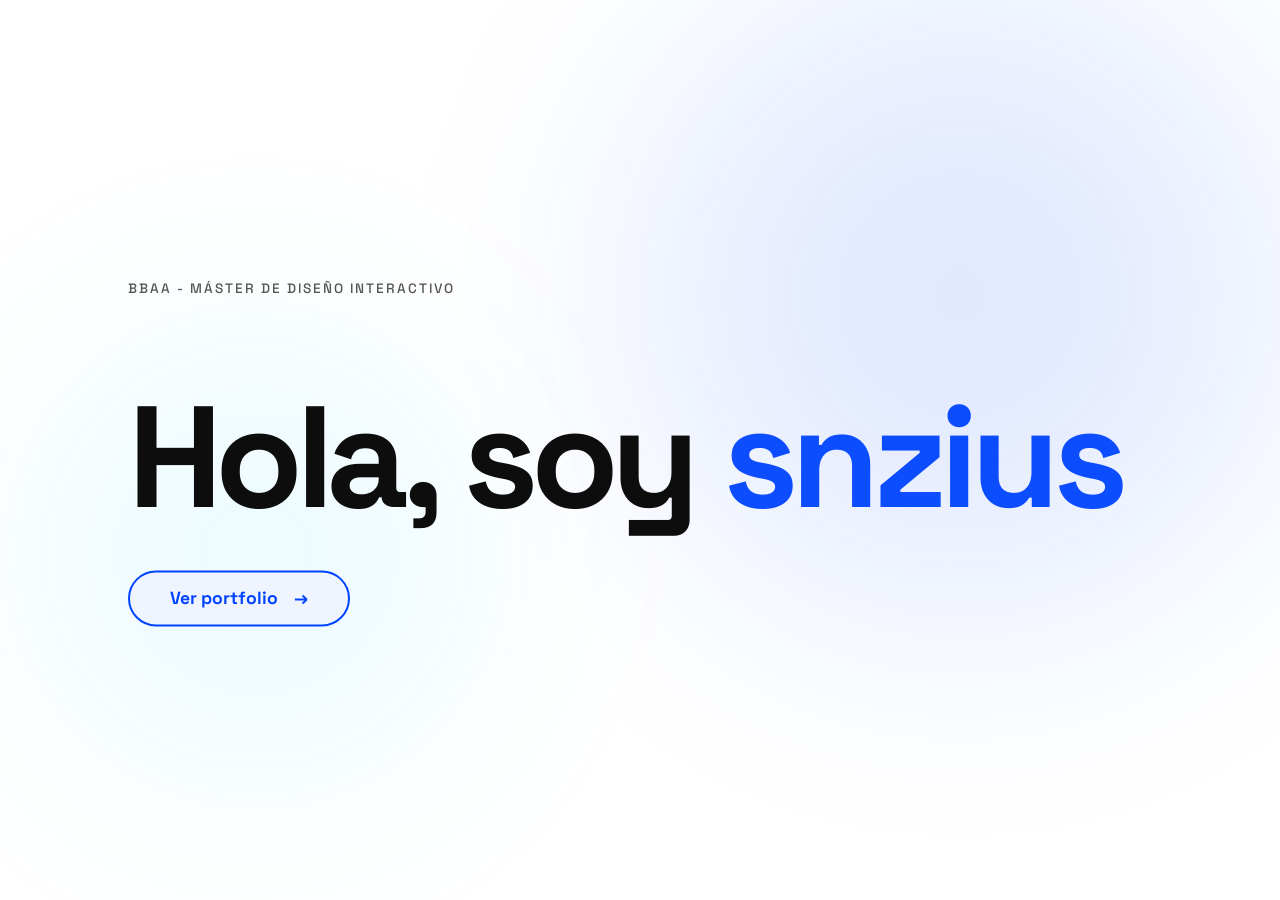
<file: index.html>
<!DOCTYPE html>
<html lang="es">
<head>
    <meta charset="UTF-8">
    <meta name="viewport" content="width=device-width, initial-scale=1.0">
    <title>snzius. — Bienvenida</title>
    <link href="https://fonts.googleapis.com/css2?family=Space+Grotesk:wght@300;500;700;800&display=swap" rel="stylesheet">
    <link rel="stylesheet" href="estilos.css">
</head>

<body class="welcome-body">
    <div class="light-wrapper">
        <div class="ambient-light welcome-glow-1"></div>
        <div class="ambient-light welcome-glow-2"></div>
    </div>

    <main class="welcome-container">
        <div class="welcome-content">
            <span class="welcome-label">BBAA - Máster de Diseño Interactivo</span>
            <h1 class="welcome-title">Hola, soy <span>snzius</span></h1>
            <a href="contenidoPortfolio/ptf.html" class="enter-btn">Ver portfolio <span>→</span></a>
        </div>
    </main>

    <script src="https://cdnjs.cloudflare.com/ajax/libs/gsap/3.12.2/gsap.min.js"></script>
    <script src="welcome.js"></script>
</body>
</html>
</file>
<file: estilos.css>
.welcome-body {
    height: 100vh;
    width: 100%;
    margin: 0;
    background-color: #ffffff;
    font-family: 'Space Grotesk', sans-serif;
    overflow: hidden;
    position: relative;
    display: grid; /* Si no me equivoco este era uno de los elementos requeridos*/
    align-content: center;
    
}

/* LUCES */
.light-wrapper {
    position: fixed;
    top: 0;
    left: 0;
    width: 100%;
    height: 100%;
    z-index: 1; 
    pointer-events: none;
}

.ambient-light {
    position: absolute;
    border-radius: 50%;
    filter: blur(100px);
}

.welcome-glow-1 {
    width: 60vw; 
    height: 60vw;
    background: radial-gradient(circle, rgba(0, 68, 255, 0.15), transparent);
    top: -10%; 
    right: -5%;
}

.welcome-glow-2 {
    width: 40vw; 
    height: 40vw;
    background: radial-gradient(circle, rgba(0, 200, 255, 0.1), transparent);
    bottom: 10%; 
    left: 0%;
}

/* TEXTO */
.welcome-container {
    position: relative;
    margin-left: 10%;
    margin-right: 10%;
    z-index: 10;
    pointer-events: none;
}

.welcome-content {
    text-align: left;
    pointer-events: auto;
    transform: none; /* Esto lo puse porque se me movía el contenido y busqué como dejarlo estático*/
    transition: none;
}

/* Tipografía y Botón */
.welcome-label {
    display: block; /* Si no me equivoco este era uno de los elementos requeridos*/
    text-transform: uppercase;
    letter-spacing: 2px;
    font-size: 0.85rem;
    font-weight: 500;
    color: #555;
    margin-bottom: 1rem;
}

.welcome-title {
    font-size: clamp(4rem, 12vw, 9rem);
    font-weight: 800;
    line-height: 0.85;
    letter-spacing: -0.05em;
    color: #000;
    margin-bottom: 3rem;
}

.welcome-title span { 
    color: #0044ff; 
}

.enter-btn {
    display: inline-flex;  /* Si no me equivoco este era uno de los elementos requeridos*/
    align-items: center;
    gap: 1rem;
    padding: 15px 40px;
    background-color: #f0f4ff;
    color: #0044ff;
    border: 2px solid #0044ff;
    border-radius: 100px;
    text-decoration: none;
    font-weight: 700;
    font-size: 1.1rem;
    transition: all 0.3s ease;
}

.enter-btn:hover {
    background-color: #0044ff;
    color: #ffffff;
    box-shadow: 0 10px 20px rgba(0, 68, 255, 0.2);
}
</file>
